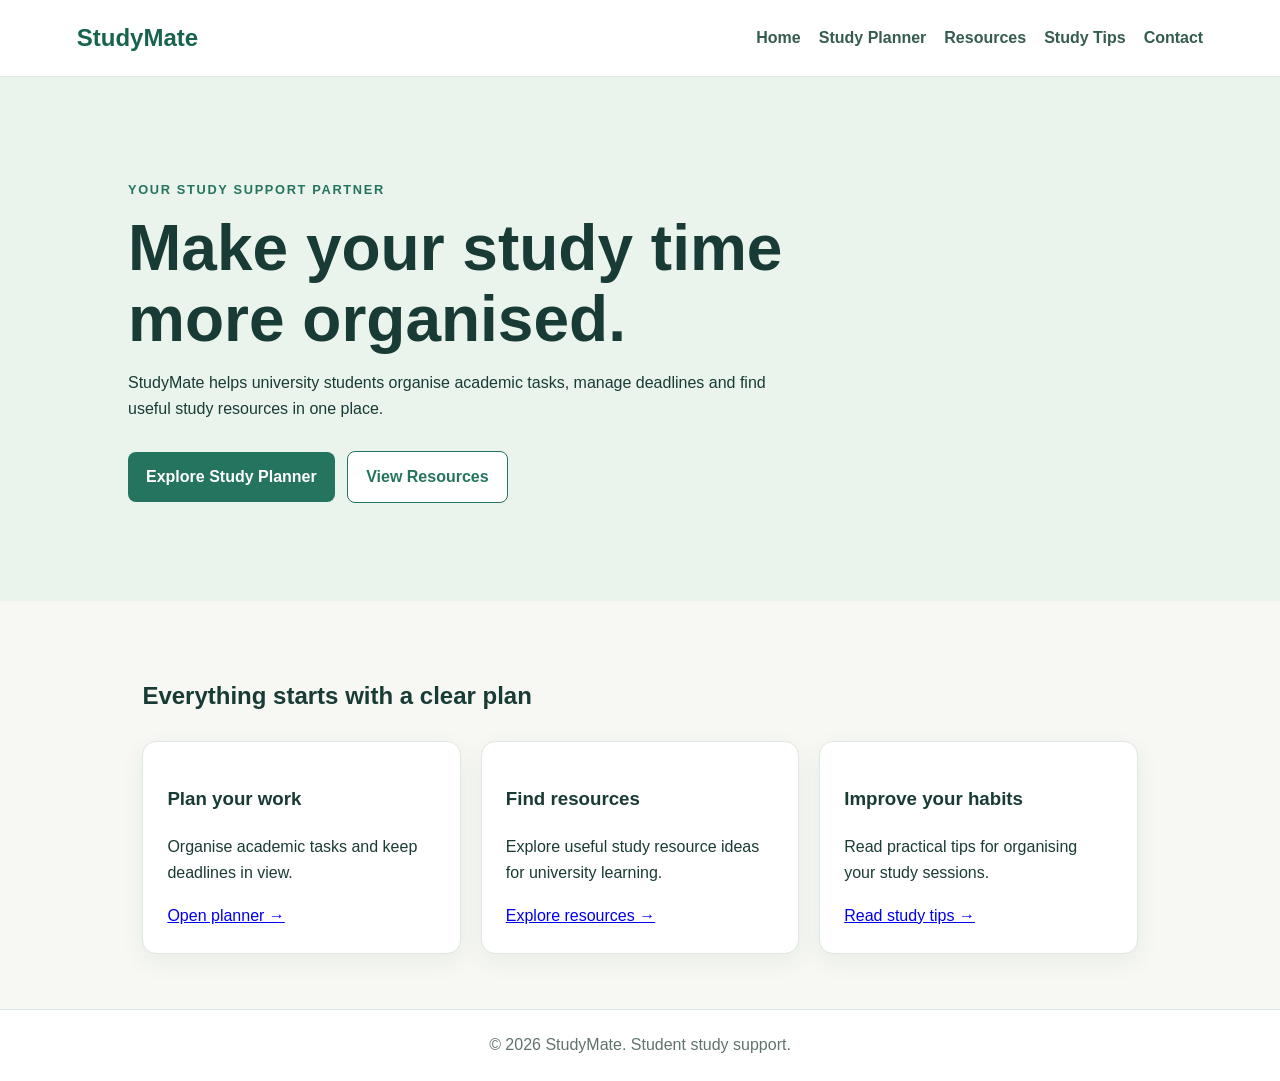
<file: index.html>
<!doctype html><html lang="en"><head><meta charset="utf-8"><meta name="viewport" content="width=device-width,initial-scale=1"><meta name="description" content="StudyMate helps university students organise tasks, manage deadlines and find study resources."><title>StudyMate | Student Study Support</title><link rel="stylesheet" href="style.css"><script src="script.js" defer></script></head><body>
<header><a class="logo" href="index.html">StudyMate</a><button class="menu-toggle" aria-label="Toggle navigation">☰</button><nav><a href="index.html">Home</a><a href="planner.html">Study Planner</a><a href="resources.html">Resources</a><a href="tips.html">Study Tips</a><a href="contact.html">Contact</a></nav></header>
<main><section class="hero"><p class="eyebrow">YOUR STUDY SUPPORT PARTNER</p><h1>Make your study time more organised.</h1><p>StudyMate helps university students organise academic tasks, manage deadlines and find useful study resources in one place.</p><a class="button" href="planner.html">Explore Study Planner</a> <a class="button secondary" href="resources.html">View Resources</a></section>
<section class="wrap"><h2>Everything starts with a clear plan</h2><div class="grid"><article><h3>Plan your work</h3><p>Organise academic tasks and keep deadlines in view.</p><a href="planner.html">Open planner →</a></article><article><h3>Find resources</h3><p>Explore useful study resource ideas for university learning.</p><a href="resources.html">Explore resources →</a></article><article><h3>Improve your habits</h3><p>Read practical tips for organising your study sessions.</p><a href="tips.html">Read study tips →</a></article></div></section></main><footer>© <span data-year></span> StudyMate. Student study support.</footer></body></html>
</file>
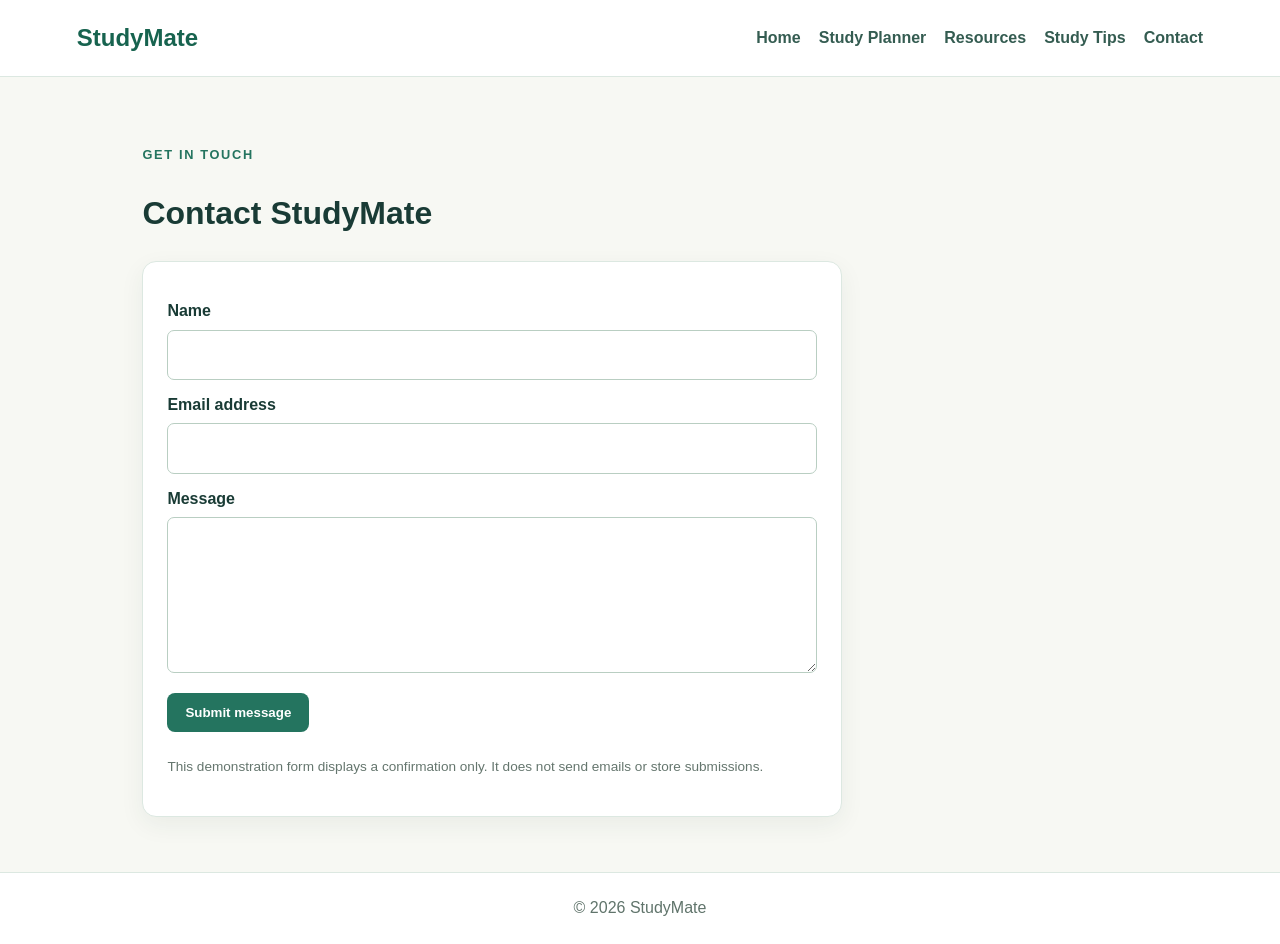
<file: contact.html>
<!doctype html><html lang="en"><head><meta charset="utf-8"><meta name="viewport" content="width=device-width,initial-scale=1"><meta name="description" content="Contact StudyMate with a question about the student study-support website."><title>Contact | StudyMate</title><link rel="stylesheet" href="style.css"><script src="script.js" defer></script></head><body><header><a class="logo" href="index.html">StudyMate</a><button class="menu-toggle" aria-label="Toggle navigation">☰</button><nav><a href="index.html">Home</a><a href="planner.html">Study Planner</a><a href="resources.html">Resources</a><a href="tips.html">Study Tips</a><a href="contact.html">Contact</a></nav></header><main class="wrap"><p class="eyebrow">GET IN TOUCH</p><h1>Contact StudyMate</h1><section class="panel"><form id="contact-form"><label for="name">Name</label><input id="name" required><label for="email">Email address</label><input id="email" type="email" required><label for="message">Message</label><textarea id="message" rows="5" required></textarea><button class="button">Submit message</button></form><p id="form-message" role="status"></p><p class="note">This demonstration form displays a confirmation only. It does not send emails or store submissions.</p></section></main><footer>© <span data-year></span> StudyMate</footer></body></html>
</file>
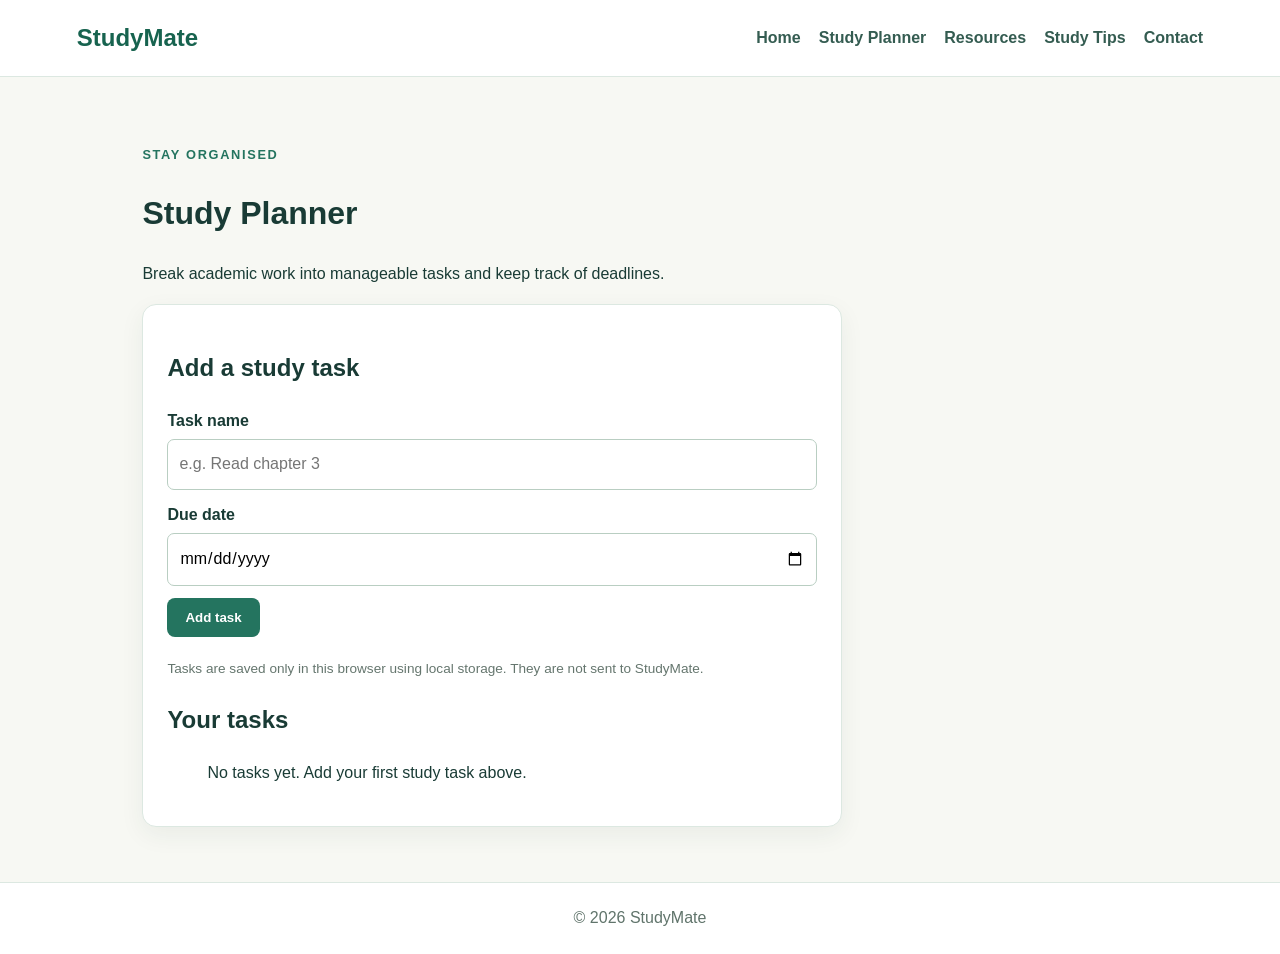
<file: planner.html>
<!doctype html><html lang="en"><head><meta charset="utf-8"><meta name="viewport" content="width=device-width,initial-scale=1"><meta name="description" content="Organise university study tasks and academic deadlines with StudyMate."><title>Study Planner | StudyMate</title><link rel="stylesheet" href="style.css"><script src="script.js" defer></script></head><body><header><a class="logo" href="index.html">StudyMate</a><button class="menu-toggle" aria-label="Toggle navigation">☰</button><nav><a href="index.html">Home</a><a href="planner.html">Study Planner</a><a href="resources.html">Resources</a><a href="tips.html">Study Tips</a><a href="contact.html">Contact</a></nav></header><main class="wrap"><p class="eyebrow">STAY ORGANISED</p><h1>Study Planner</h1><p>Break academic work into manageable tasks and keep track of deadlines.</p><section class="panel"><h2>Add a study task</h2><form id="task-form"><label for="task-title">Task name</label><input id="task-title" required placeholder="e.g. Read chapter 3"><label for="task-date">Due date</label><input id="task-date" type="date" required><button class="button">Add task</button></form><p class="note">Tasks are saved only in this browser using local storage. They are not sent to StudyMate.</p><h2>Your tasks</h2><ul id="task-list"></ul></section></main><footer>© <span data-year></span> StudyMate</footer></body></html>
</file>
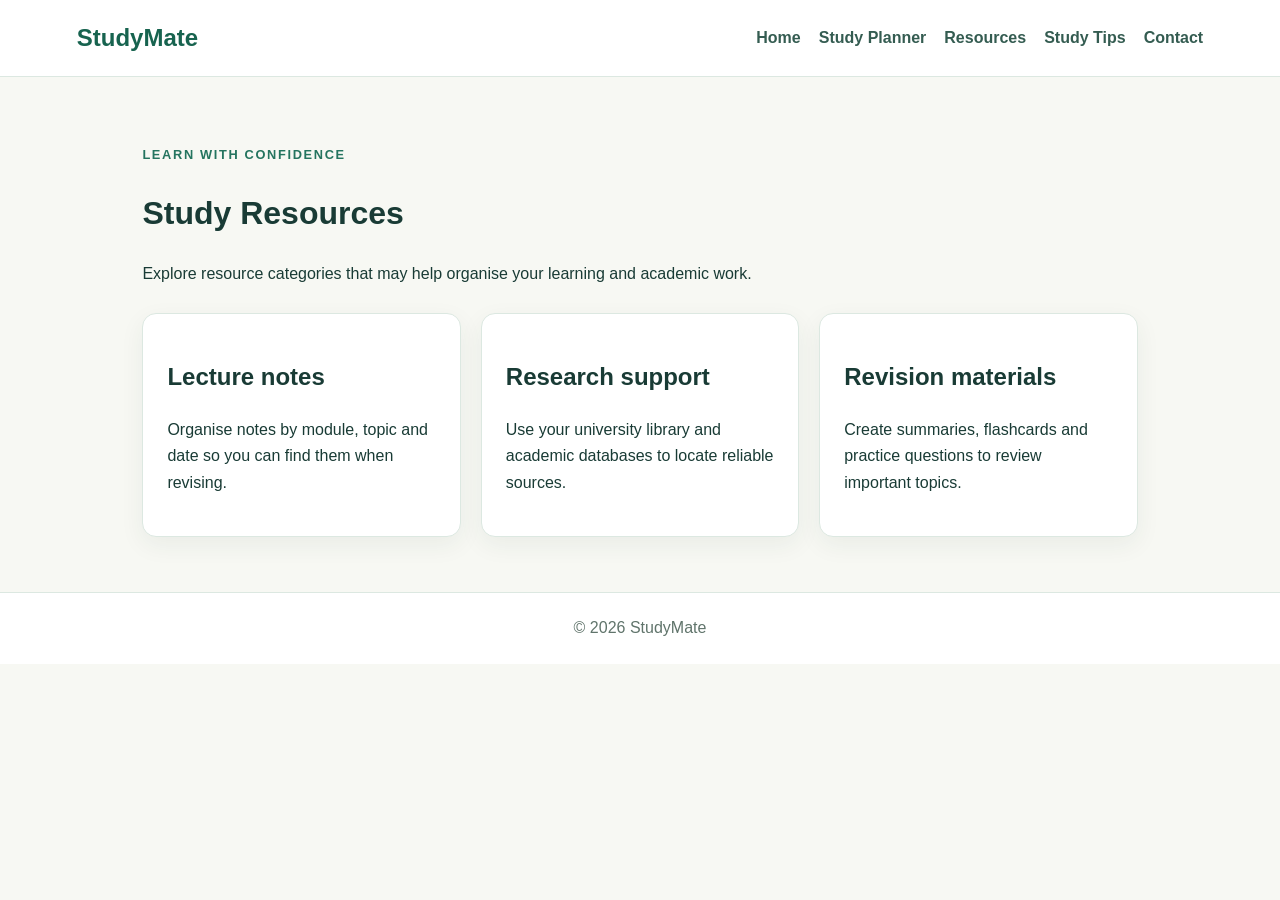
<file: resources.html>
<!doctype html><html lang="en"><head><meta charset="utf-8"><meta name="viewport" content="width=device-width,initial-scale=1"><meta name="description" content="Explore study resource ideas to support university learning."><title>Study Resources | StudyMate</title><link rel="stylesheet" href="style.css"><script src="script.js" defer></script></head><body><header><a class="logo" href="index.html">StudyMate</a><button class="menu-toggle" aria-label="Toggle navigation">☰</button><nav><a href="index.html">Home</a><a href="planner.html">Study Planner</a><a href="resources.html">Resources</a><a href="tips.html">Study Tips</a><a href="contact.html">Contact</a></nav></header><main class="wrap"><p class="eyebrow">LEARN WITH CONFIDENCE</p><h1>Study Resources</h1><p>Explore resource categories that may help organise your learning and academic work.</p><div class="grid"><article><h2>Lecture notes</h2><p>Organise notes by module, topic and date so you can find them when revising.</p></article><article><h2>Research support</h2><p>Use your university library and academic databases to locate reliable sources.</p></article><article><h2>Revision materials</h2><p>Create summaries, flashcards and practice questions to review important topics.</p></article></div></main><footer>© <span data-year></span> StudyMate</footer></body></html>
</file>
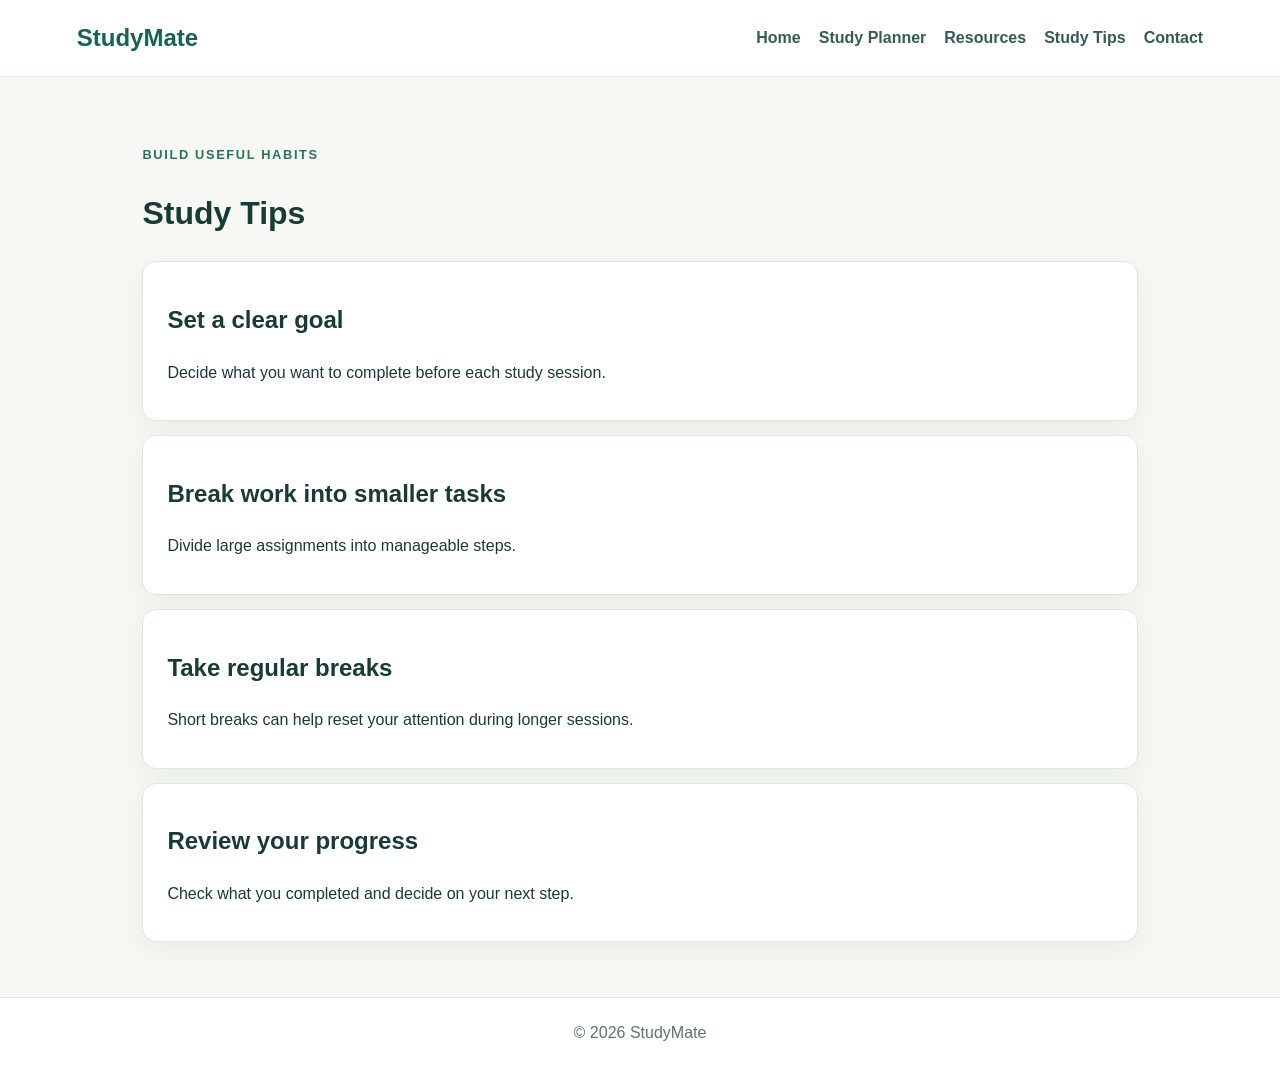
<file: tips.html>
<!doctype html><html lang="en"><head><meta charset="utf-8"><meta name="viewport" content="width=device-width,initial-scale=1"><meta name="description" content="Practical study tips for planning sessions and reviewing university work."><title>Study Tips | StudyMate</title><link rel="stylesheet" href="style.css"><script src="script.js" defer></script></head><body><header><a class="logo" href="index.html">StudyMate</a><button class="menu-toggle" aria-label="Toggle navigation">☰</button><nav><a href="index.html">Home</a><a href="planner.html">Study Planner</a><a href="resources.html">Resources</a><a href="tips.html">Study Tips</a><a href="contact.html">Contact</a></nav></header><main class="wrap"><p class="eyebrow">BUILD USEFUL HABITS</p><h1>Study Tips</h1><div class="tips"><article><h2>Set a clear goal</h2><p>Decide what you want to complete before each study session.</p></article><article><h2>Break work into smaller tasks</h2><p>Divide large assignments into manageable steps.</p></article><article><h2>Take regular breaks</h2><p>Short breaks can help reset your attention during longer sessions.</p></article><article><h2>Review your progress</h2><p>Check what you completed and decide on your next step.</p></article></div></main><footer>© <span data-year></span> StudyMate</footer></body></html>
</file>
<file: style.css>
*{box-sizing:border-box}body{margin:0;background:#f7f8f3;color:#193b35;font:16px/1.65 Arial,sans-serif}header{display:flex;align-items:center;justify-content:space-between;gap:20px;padding:18px 6%;background:white;border-bottom:1px solid #dce8e1;position:sticky;top:0}.logo{font-size:1.5rem;font-weight:bold;color:#17634f;text-decoration:none}nav{display:flex;gap:18px;flex-wrap:wrap}nav a{color:#345c51;text-decoration:none;font-weight:600}nav a:hover{color:#16805e}.menu-toggle{display:none}.hero{padding:90px 10%;background:#eaf4ed}.hero h1{font-size:clamp(2.3rem,6vw,4rem);max-width:750px;line-height:1.1;margin:12px 0}.hero p{max-width:650px}.eyebrow{color:#24745f;font-size:.8rem;font-weight:bold;letter-spacing:.13em}.button{display:inline-block;margin:12px 8px 8px 0;padding:12px 18px;border:0;border-radius:8px;background:#24745f;color:white;text-decoration:none;font-weight:bold;cursor:pointer}.secondary{background:white;color:#24745f;border:1px solid #24745f}.wrap{padding:55px 8%;max-width:1200px;margin:auto}.grid{display:grid;grid-template-columns:repeat(3,1fr);gap:20px;margin-top:25px}article,.panel{background:white;border:1px solid #dce8e1;border-radius:14px;padding:24px;box-shadow:0 8px 24px #193b3510}.panel{max-width:700px}label{display:block;font-weight:bold;margin:12px 0 5px}input,textarea{width:100%;padding:11px;border:1px solid #b9cec2;border-radius:7px;font:inherit}footer{text-align:center;padding:22px;background:white;border-top:1px solid #dce8e1;color:#60746b}.note{font-size:.85rem;color:#65766e}.tips{display:grid;gap:14px}.tips article{padding:18px 24px}li{margin:10px 0}.menu-toggle{background:none;border:0;font-size:1.5rem}@media(max-width:760px){header{flex-wrap:wrap}.menu-toggle{display:block}nav{display:none;width:100%;flex-direction:column}nav.open{display:flex}.grid{grid-template-columns:1fr}.hero{padding:60px 7%}.wrap{padding:40px 6%}}
</file>
